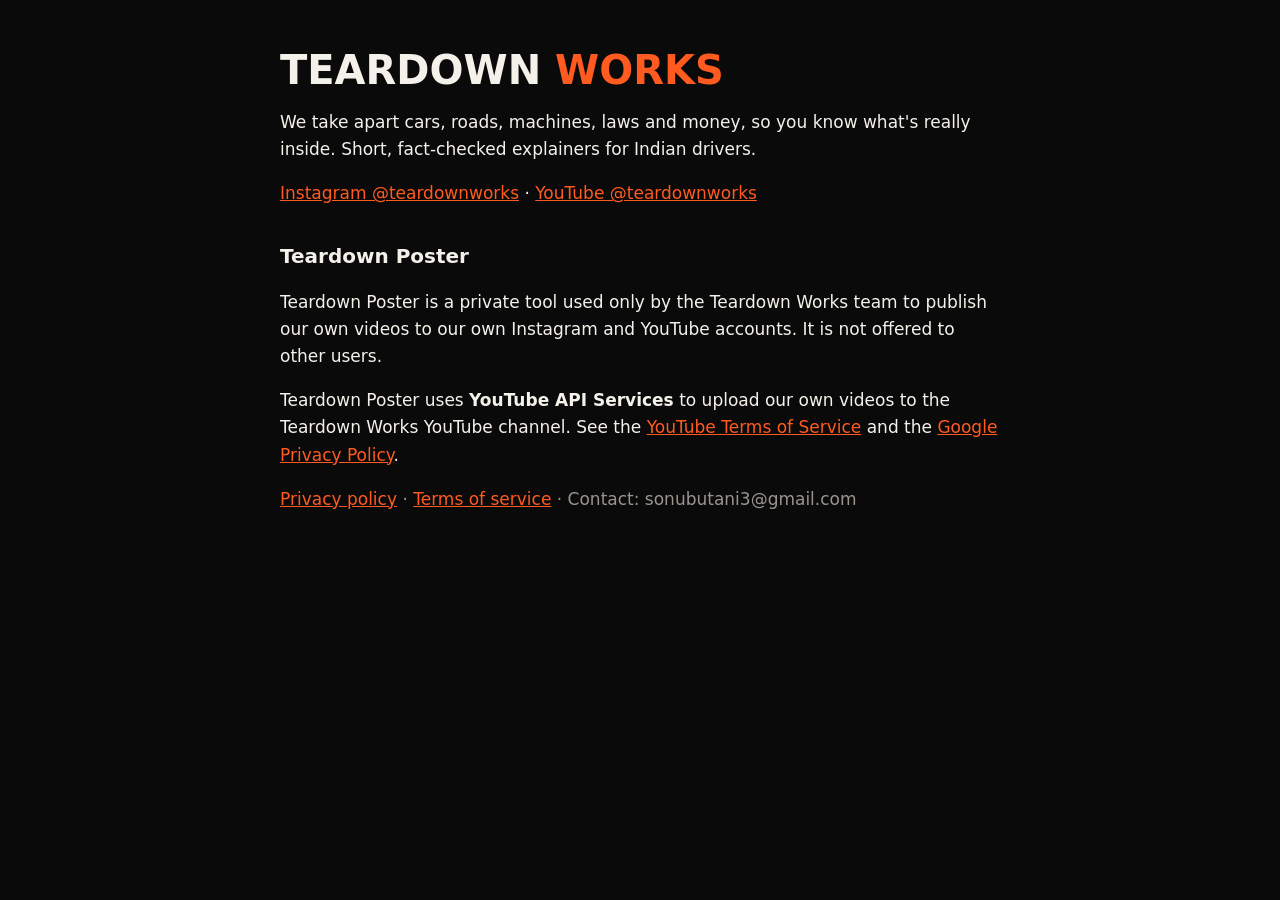
<file: index.html>
<!doctype html><html lang="en"><head><meta charset="utf-8"><meta name="viewport" content="width=device-width,initial-scale=1">
<title>Teardown Works</title><link rel="stylesheet" href="style.css"></head><body><main>
<h1>TEARDOWN <span>WORKS</span></h1>
<p>We take apart cars, roads, machines, laws and money, so you know what's really inside. Short, fact-checked explainers for Indian drivers.</p>
<p><a href="https://www.instagram.com/teardownworks">Instagram @teardownworks</a> · <a href="https://www.youtube.com/@teardownworks">YouTube @teardownworks</a></p>
<h2>Teardown Poster</h2>
<p>Teardown Poster is a private tool used only by the Teardown Works team to publish our own videos to our own Instagram and YouTube accounts. It is not offered to other users.</p>
<p>Teardown Poster uses <b>YouTube API Services</b> to upload our own videos to the Teardown Works YouTube channel. See the <a href="https://www.youtube.com/t/terms">YouTube Terms of Service</a> and the <a href="https://policies.google.com/privacy">Google Privacy Policy</a>.</p>
<p class="muted"><a href="privacy.html">Privacy policy</a> · <a href="terms.html">Terms of service</a> · Contact: sonubutani3@gmail.com</p>
</main></body></html>
</file>
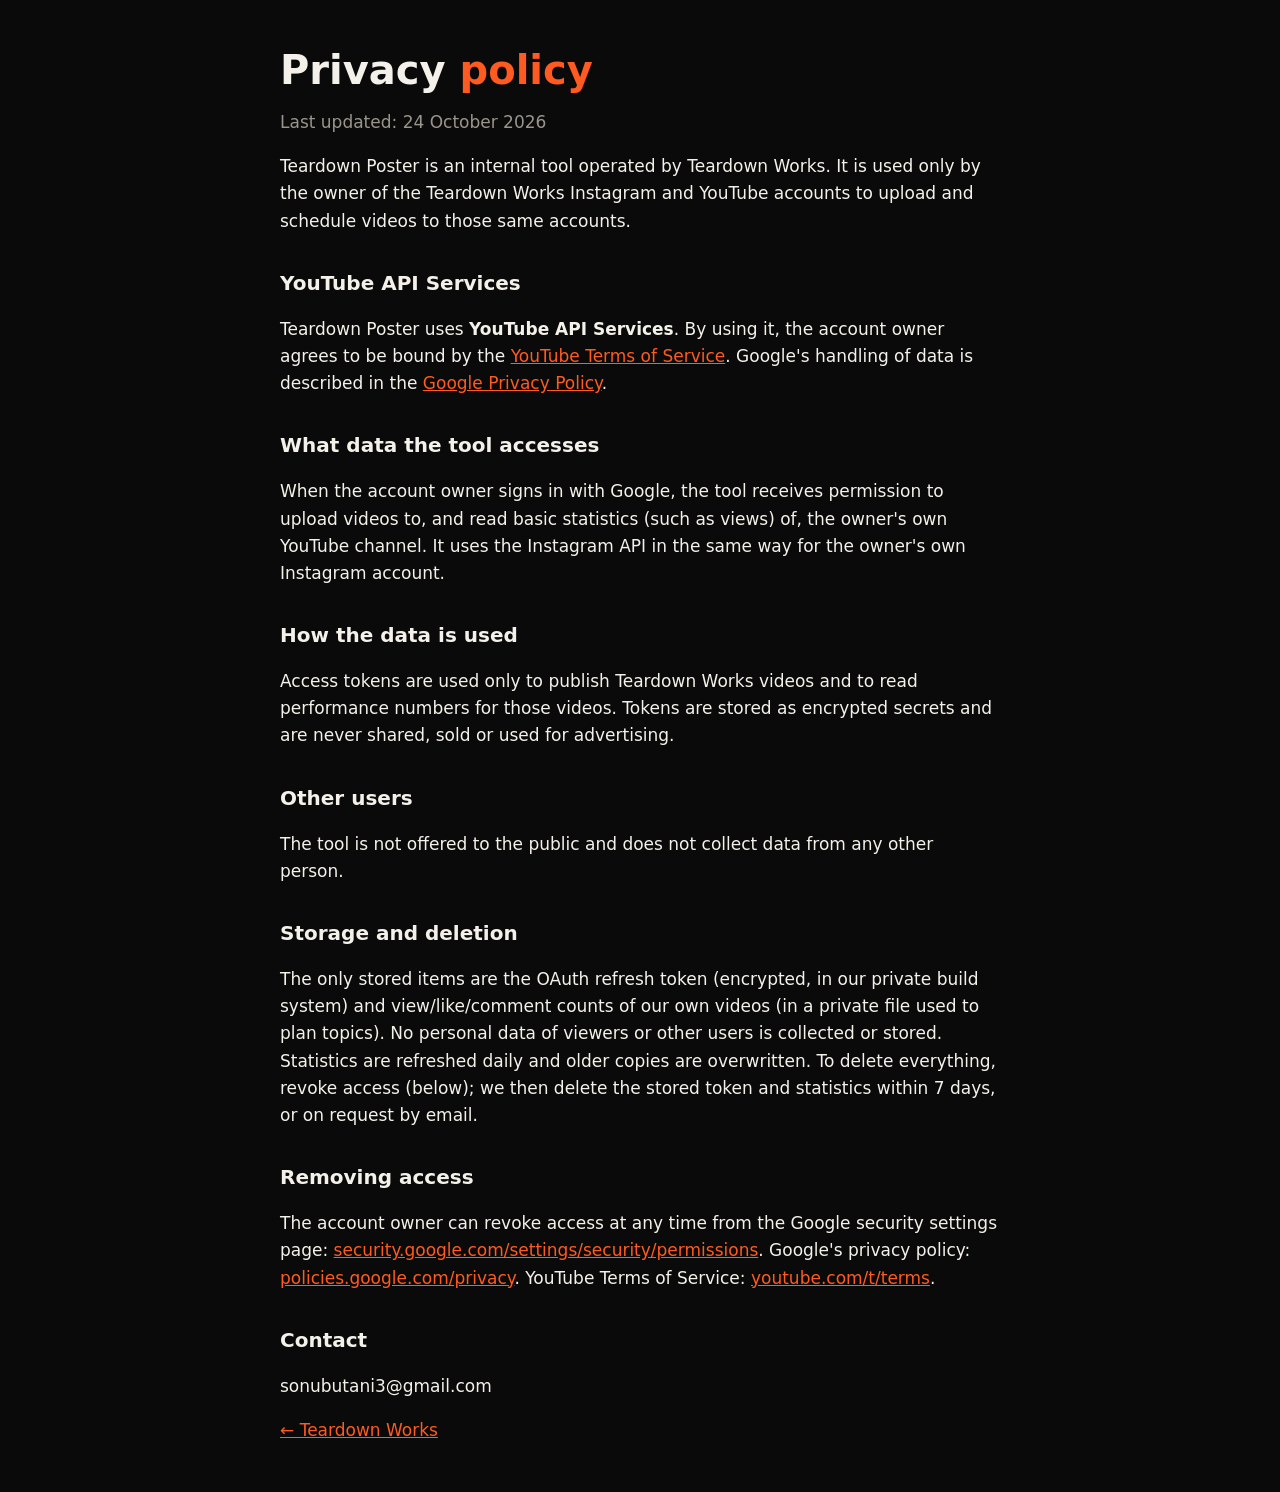
<file: privacy.html>
<!doctype html><html lang="en"><head><meta charset="utf-8"><meta name="viewport" content="width=device-width,initial-scale=1">
<title>Privacy policy · Teardown Works</title><link rel="stylesheet" href="style.css"></head><body><main>
<h1>Privacy <span>policy</span></h1>
<p class="muted">Last updated: 24 October 2026</p>
<p>Teardown Poster is an internal tool operated by Teardown Works. It is used only by the owner of the Teardown Works Instagram and YouTube accounts to upload and schedule videos to those same accounts.</p>
<h2>YouTube API Services</h2>
<p>Teardown Poster uses <b>YouTube API Services</b>. By using it, the account owner agrees to be bound by the <a href="https://www.youtube.com/t/terms">YouTube Terms of Service</a>. Google's handling of data is described in the <a href="https://policies.google.com/privacy">Google Privacy Policy</a>.</p>
<h2>What data the tool accesses</h2>
<p>When the account owner signs in with Google, the tool receives permission to upload videos to, and read basic statistics (such as views) of, the owner's own YouTube channel. It uses the Instagram API in the same way for the owner's own Instagram account.</p>
<h2>How the data is used</h2>
<p>Access tokens are used only to publish Teardown Works videos and to read performance numbers for those videos. Tokens are stored as encrypted secrets and are never shared, sold or used for advertising.</p>
<h2>Other users</h2>
<p>The tool is not offered to the public and does not collect data from any other person.</p>
<h2>Storage and deletion</h2>
<p>The only stored items are the OAuth refresh token (encrypted, in our private build system) and view/like/comment counts of our own videos (in a private file used to plan topics). No personal data of viewers or other users is collected or stored. Statistics are refreshed daily and older copies are overwritten. To delete everything, revoke access (below); we then delete the stored token and statistics within 7 days, or on request by email.</p>
<h2>Removing access</h2>
<p>The account owner can revoke access at any time from the Google security settings page: <a href="https://security.google.com/settings/security/permissions">security.google.com/settings/security/permissions</a>. Google's privacy policy: <a href="https://policies.google.com/privacy">policies.google.com/privacy</a>. YouTube Terms of Service: <a href="https://www.youtube.com/t/terms">youtube.com/t/terms</a>.</p>
<h2>Contact</h2><p>sonubutani3@gmail.com</p>
<p><a href="index.html">← Teardown Works</a></p>
</main></body></html>
</file>
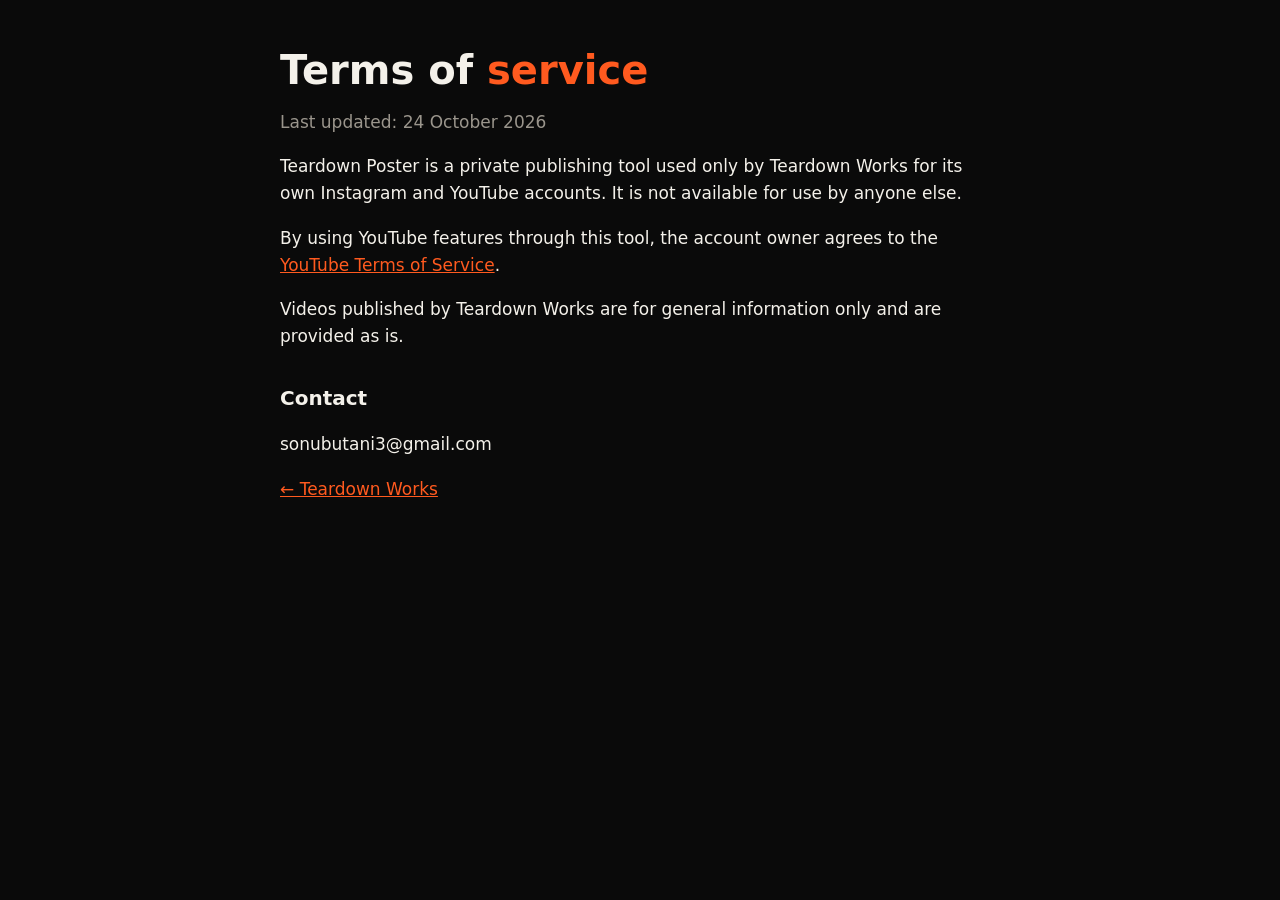
<file: terms.html>
<!doctype html><html lang="en"><head><meta charset="utf-8"><meta name="viewport" content="width=device-width,initial-scale=1">
<title>Terms of service · Teardown Works</title><link rel="stylesheet" href="style.css"></head><body><main>
<h1>Terms of <span>service</span></h1>
<p class="muted">Last updated: 24 October 2026</p>
<p>Teardown Poster is a private publishing tool used only by Teardown Works for its own Instagram and YouTube accounts. It is not available for use by anyone else.</p>
<p>By using YouTube features through this tool, the account owner agrees to the <a href="https://www.youtube.com/t/terms">YouTube Terms of Service</a>.</p>
<p>Videos published by Teardown Works are for general information only and are provided as is.</p>
<h2>Contact</h2><p>sonubutani3@gmail.com</p>
<p><a href="index.html">← Teardown Works</a></p>
</main></body></html>
</file>
<file: style.css>
:root{--bg:#0a0a0a;--ink:#f4f1ea;--muted:#9a958c;--orange:#ff5a1f}
body{background:var(--bg);color:var(--ink);font:17px/1.6 system-ui,-apple-system,Segoe UI,Roboto,sans-serif;margin:0;padding:0 16px}
main{max-width:720px;margin:48px auto}
h1{font-size:40px;line-height:1.1;margin:0 0 8px}h1 span{color:var(--orange)}
h2{font-size:20px;margin-top:32px}a{color:var(--orange)}.muted{color:var(--muted)}
</file>
